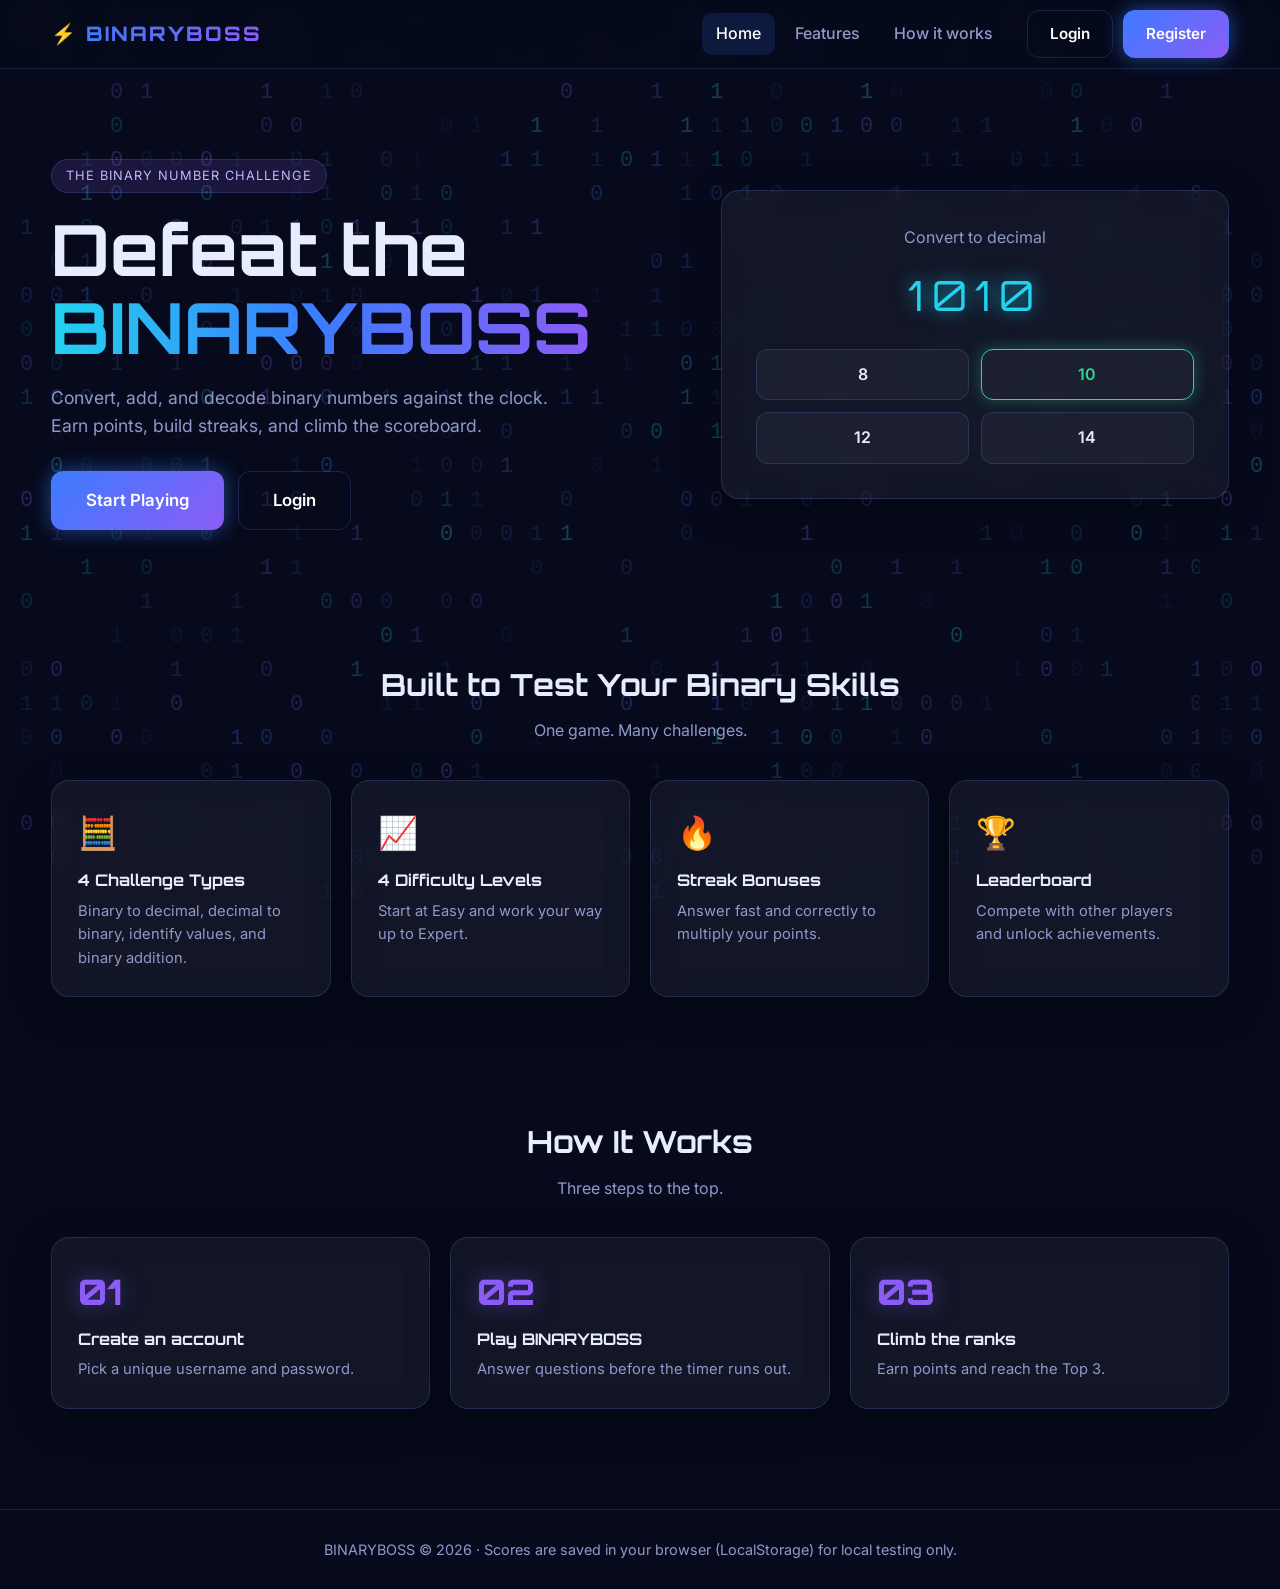
<file: index.html>
<!doctype html>
<html lang="en">
  <head>
    <meta charset="UTF-8" />
    <meta name="viewport" content="width=device-width, initial-scale=1.0" />
    <title>BINARYBOSS | Binary Number Challenge</title>
    <link rel="icon" type="image/svg+xml" href="assets/icons/favicon.svg" />
    <link rel="preconnect" href="https://fonts.googleapis.com" />
    <link
      href="https://fonts.googleapis.com/css2?family=Inter:wght@400;500;600&family=Orbitron:wght@500;700;800&display=swap"
      rel="stylesheet"
    />
    <link rel="stylesheet" href="css/style.css" />
    <link rel="stylesheet" href="css/responsive.css" />
  </head>
  <body>
    <nav class="navbar">
      <div class="container nav-inner">
        <a href="index.html" class="logo">⚡ <span>BINARYBOSS</span></a>
        <button
          class="nav-toggle"
          id="navToggle"
          aria-label="Toggle menu"
          aria-expanded="false"
        >
          ☰
        </button>
        <div class="nav-menu" id="navMenu">
          <ul class="nav-links">
            <li><a href="index.html" class="active">Home</a></li>
            <li><a href="#features">Features</a></li>
            <li><a href="#how">How it works</a></li>
          </ul>
          <div class="nav-actions">
            <a href="login.html" class="btn btn-ghost" data-auth="guest"
              >Login</a
            >
            <a href="register.html" class="btn btn-primary" data-auth="guest"
              >Register</a
            >
            <a
              href="dashboard.html"
              class="btn btn-primary"
              data-auth="user"
              hidden
              >Dashboard</a
            >
            <button class="btn btn-ghost" data-auth="user" data-logout hidden>
              Logout
            </button>
          </div>
        </div>
      </div>
    </nav>

    <header class="hero">
      <div class="container hero-grid">
        <div>
          <span class="badge">THE BINARY NUMBER CHALLENGE</span>
          <h1>Defeat the <span class="gradient-text">BINARYBOSS</span></h1>
          <p>
            Convert, add, and decode binary numbers against the clock. Earn
            points, build streaks, and climb the scoreboard.
          </p>
          <div class="hero-actions">
            <a
              href="register.html"
              class="btn btn-primary btn-lg"
              data-auth="guest"
              >Start Playing</a
            >
            <a href="login.html" class="btn btn-ghost btn-lg" data-auth="guest"
              >Login</a
            >
            <a
              href="game.html"
              class="btn btn-primary btn-lg"
              data-auth="user"
              hidden
              >▶ Play Now</a
            >
          </div>
        </div>

        <div class="glass hero-card">
          <div class="q">Convert to decimal</div>
          <div class="bits">1010</div>
          <div class="hero-options">
            <div>8</div>
            <div class="correct">10</div>
            <div>12</div>
            <div>14</div>
          </div>
        </div>
      </div>
    </header>

    <section class="section" id="features">
      <div class="container">
        <h2 class="section-title">Built to Test Your Binary Skills</h2>
        <p class="section-sub">One game. Many challenges.</p>
        <div class="grid grid-4">
          <div class="glass feature">
            <div class="icon">🧮</div>
            <h3>4 Challenge Types</h3>
            <p>
              Binary to decimal, decimal to binary, identify values, and binary
              addition.
            </p>
          </div>
          <div class="glass feature">
            <div class="icon">📈</div>
            <h3>4 Difficulty Levels</h3>
            <p>Start at Easy and work your way up to Expert.</p>
          </div>
          <div class="glass feature">
            <div class="icon">🔥</div>
            <h3>Streak Bonuses</h3>
            <p>Answer fast and correctly to multiply your points.</p>
          </div>
          <div class="glass feature">
            <div class="icon">🏆</div>
            <h3>Leaderboard</h3>
            <p>Compete with other players and unlock achievements.</p>
          </div>
        </div>
      </div>
    </section>

    <section class="section" id="how">
      <div class="container">
        <h2 class="section-title">How It Works</h2>
        <p class="section-sub">Three steps to the top.</p>
        <div class="grid grid-3">
          <div class="glass feature">
            <div class="step-num">01</div>
            <h3>Create an account</h3>
            <p>Pick a unique username and password.</p>
          </div>
          <div class="glass feature">
            <div class="step-num">02</div>
            <h3>Play BINARYBOSS</h3>
            <p>Answer questions before the timer runs out.</p>
          </div>
          <div class="glass feature">
            <div class="step-num">03</div>
            <h3>Climb the ranks</h3>
            <p>Earn points and reach the Top 3.</p>
          </div>
        </div>
      </div>
    </section>

    <footer class="footer">
      <div class="container">
        BINARYBOSS © 2026 · Scores are saved in your browser (LocalStorage) for
        local testing only.
      </div>
    </footer>

    <script src="js/storage.js"></script>
    <script src="js/auth.js"></script>
  </body>
</html>
</file>
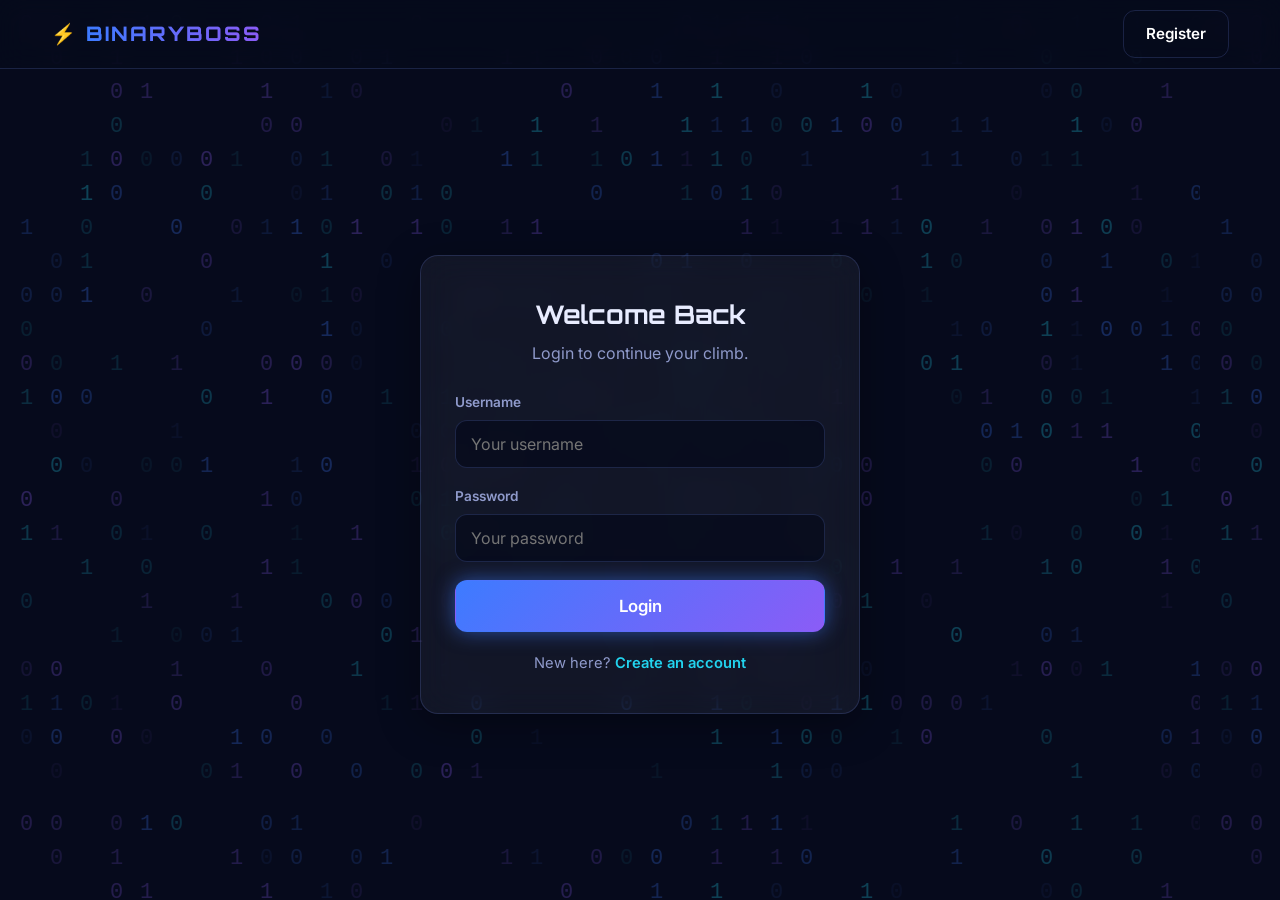
<file: dashboard.html>
<!doctype html>
<html lang="en">
  <head>
    <meta charset="UTF-8" />
    <meta name="viewport" content="width=device-width, initial-scale=1.0" />
    <title>Dashboard | BINARYBOSS</title>
    <link rel="preconnect" href="https://fonts.googleapis.com" />
    <link
      href="https://fonts.googleapis.com/css2?family=Inter:wght@400;500;600&family=Orbitron:wght@500;700;800&display=swap"
      rel="stylesheet"
    />
    <link rel="stylesheet" href="css/style.css" />
    <link rel="stylesheet" href="css/dashboard.css" />
    <link rel="stylesheet" href="css/responsive.css" />
  </head>
  <body>
    <nav class="navbar">
      <div class="container nav-inner">
        <a href="index.html" class="logo">⚡ <span>BINARYBOSS</span></a>
        <button
          class="nav-toggle"
          id="navToggle"
          aria-label="Toggle menu"
          aria-expanded="false"
        >
          ☰
        </button>
        <div class="nav-menu" id="navMenu">
          <ul class="nav-links">
            <li><a href="dashboard.html" class="active">Dashboard</a></li>
            <li><a href="game.html">Play</a></li>
            <li><a href="scoreboard.html">Scoreboard</a></li>
            <li><a href="profile.html">Profile</a></li>
            <li><a href="achievements.html">Achievements</a></li>
            <li><a href="settings.html">Settings</a></li>
          </ul>
          <div class="nav-actions">
            <button class="btn btn-ghost" data-logout>Logout</button>
          </div>
        </div>
      </div>
    </nav>

    <main class="container page">
      <section class="glass welcome">
        <div class="welcome-left">
          <div class="avatar" id="userAvatar">🤖</div>
          <div>
            <p>Welcome back,</p>
            <h1 id="welcomeName">Player</h1>
          </div>
        </div>
        <a href="game.html" class="btn btn-primary btn-lg">▶ Play BINARYBOSS</a>
      </section>

      <section class="stats">
        <div class="glass stat">
          <div class="label">Total Points</div>
          <div class="value" id="statTotal">0</div>
        </div>
        <div class="glass stat">
          <div class="label">Highest Score</div>
          <div class="value" id="statHighest">0</div>
        </div>
        <div class="glass stat">
          <div class="label">Games Played</div>
          <div class="value" id="statGames">0</div>
        </div>
        <div class="glass stat">
          <div class="label">Current Rank</div>
          <div class="value" id="statRank">—</div>
        </div>
      </section>

      <section class="dash-grid">
        <div class="glass panel">
          <div class="panel-head">
            <h2>Recent Games</h2>
            <a href="profile.html">View all</a>
          </div>
          <div class="table-wrap" id="historyWrap" hidden>
            <table>
              <thead>
                <tr>
                  <th>Date</th>
                  <th>Difficulty</th>
                  <th>Score</th>
                  <th>Correct</th>
                </tr>
              </thead>
              <tbody id="historyBody"></tbody>
            </table>
          </div>
          <div class="empty" id="historyEmpty">
            <div class="big">🎮</div>
            <p>No games yet. Play your first game!</p>
          </div>
        </div>

        <div class="glass panel">
          <div class="panel-head">
            <h2>Top 5 Players</h2>
            <a href="scoreboard.html">Full scoreboard</a>
          </div>
          <ul class="lb-list" id="leaderboardPreview" hidden></ul>
          <div class="empty" id="leaderboardEmpty">
            <div class="big">🏆</div>
            <p>No scores yet. Be the first on the board!</p>
          </div>
        </div>
      </section>
    </main>

    <script src="js/storage.js"></script>
    <script src="js/auth.js"></script>
    <script src="js/dashboard.js"></script>
  </body>
</html>
</file>
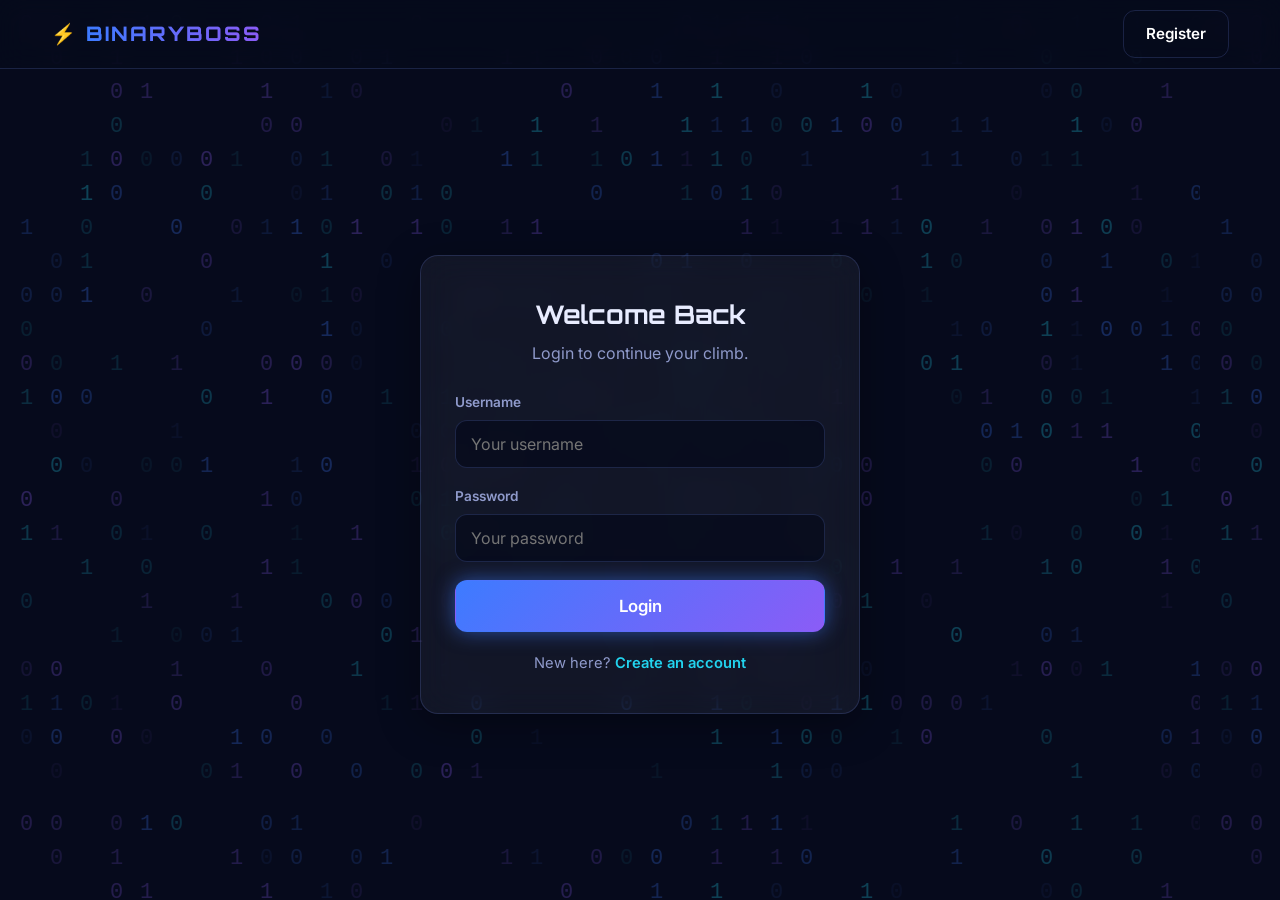
<file: login.html>
<!doctype html>
<html lang="en">
  <head>
    <meta charset="UTF-8" />
    <meta name="viewport" content="width=device-width, initial-scale=1.0" />
    <title>Login | BINARYBOSS</title>
    <link rel="preconnect" href="https://fonts.googleapis.com" />
    <link
      href="https://fonts.googleapis.com/css2?family=Inter:wght@400;500;600&family=Orbitron:wght@500;700;800&display=swap"
      rel="stylesheet"
    />
    <link rel="stylesheet" href="css/style.css" />
    <link rel="stylesheet" href="css/auth.css" />
    <link rel="stylesheet" href="css/responsive.css" />
  </head>
  <body class="auth-page">
    <nav class="navbar">
      <div class="container nav-inner">
        <a href="index.html" class="logo">⚡ <span>BINARYBOSS</span></a>
        <a href="register.html" class="btn btn-ghost">Register</a>
      </div>
    </nav>

    <main class="auth-wrap">
      <div class="glass auth-card">
        <h1>Welcome Back</h1>
        <p class="auth-sub">Login to continue your climb.</p>

        <div class="form-error" id="formError" role="alert"></div>

        <form id="loginForm" novalidate>
          <div class="form-group">
            <label for="username">Username</label>
            <input
              type="text"
              id="username"
              autocomplete="username"
              maxlength="16"
              placeholder="Your username"
              required
            />
          </div>
          <div class="form-group">
            <label for="password">Password</label>
            <input
              type="password"
              id="password"
              autocomplete="current-password"
              placeholder="Your password"
              required
            />
          </div>
          <button type="submit" class="btn btn-primary btn-lg">Login</button>
        </form>

        <p class="auth-switch">
          New here? <a href="register.html">Create an account</a>
        </p>
      </div>
    </main>

    <script src="js/storage.js"></script>
    <script src="js/auth.js"></script>
  </body>
</html>
</file>
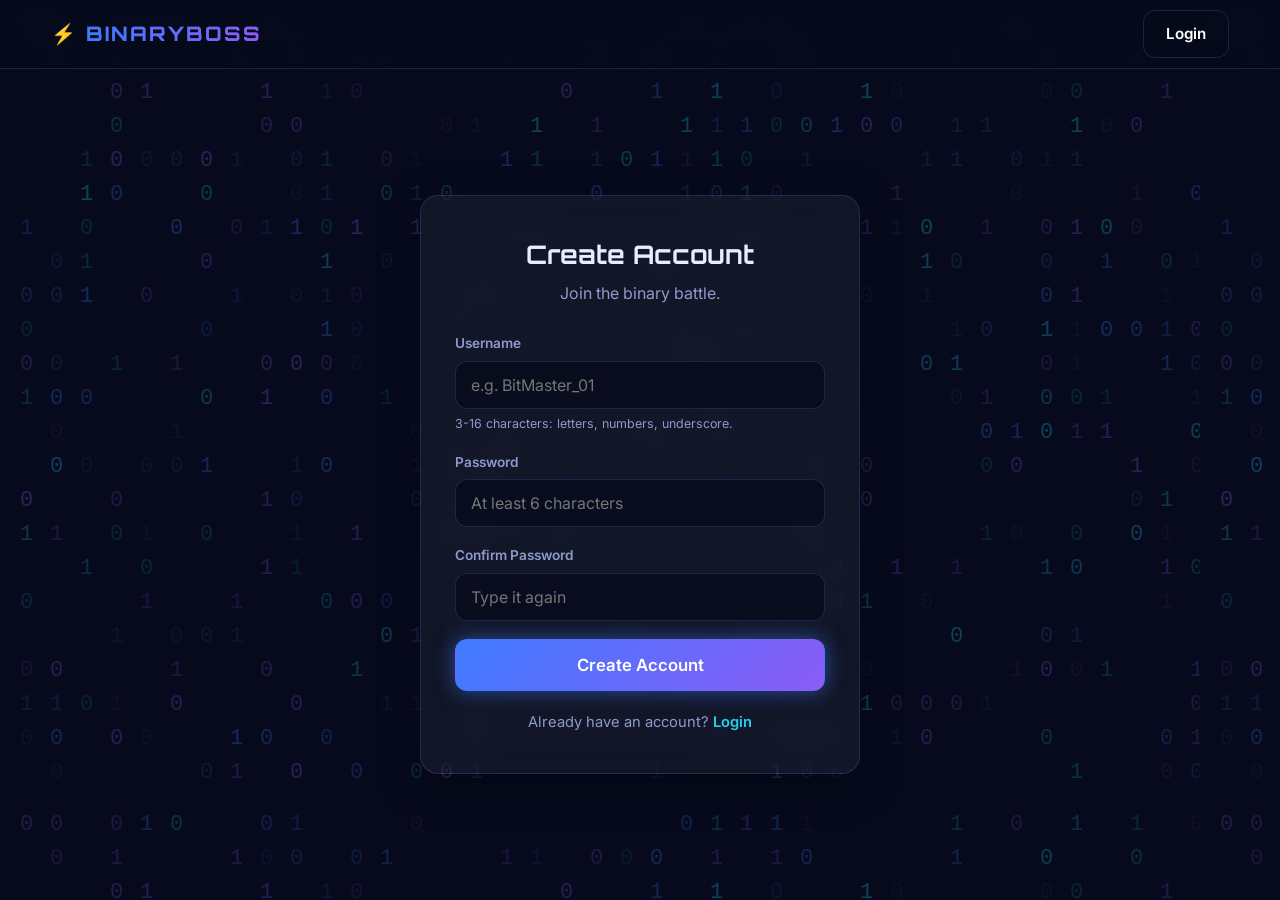
<file: register.html>
<!doctype html>
<html lang="en">
  <head>
    <meta charset="UTF-8" />
    <meta name="viewport" content="width=device-width, initial-scale=1.0" />
    <title>Register | BINARYBOSS</title>
    <link rel="preconnect" href="https://fonts.googleapis.com" />
    <link
      href="https://fonts.googleapis.com/css2?family=Inter:wght@400;500;600&family=Orbitron:wght@500;700;800&display=swap"
      rel="stylesheet"
    />
    <link rel="stylesheet" href="css/style.css" />
    <link rel="stylesheet" href="css/auth.css" />
    <link rel="stylesheet" href="css/responsive.css" />
  </head>
  <body class="auth-page">
    <nav class="navbar">
      <div class="container nav-inner">
        <a href="index.html" class="logo">⚡ <span>BINARYBOSS</span></a>
        <a href="login.html" class="btn btn-ghost">Login</a>
      </div>
    </nav>

    <main class="auth-wrap">
      <div class="glass auth-card">
        <h1>Create Account</h1>
        <p class="auth-sub">Join the binary battle.</p>

        <div class="form-error" id="formError" role="alert"></div>

        <form id="registerForm" novalidate>
          <div class="form-group">
            <label for="username">Username</label>
            <input
              type="text"
              id="username"
              autocomplete="username"
              maxlength="16"
              placeholder="e.g. BitMaster_01"
              required
            />
            <span class="hint"
              >3-16 characters: letters, numbers, underscore.</span
            >
          </div>
          <div class="form-group">
            <label for="password">Password</label>
            <input
              type="password"
              id="password"
              autocomplete="new-password"
              placeholder="At least 6 characters"
              required
            />
          </div>
          <div class="form-group">
            <label for="confirmPassword">Confirm Password</label>
            <input
              type="password"
              id="confirmPassword"
              autocomplete="new-password"
              placeholder="Type it again"
              required
            />
          </div>
          <button type="submit" class="btn btn-primary btn-lg">
            Create Account
          </button>
        </form>

        <p class="auth-switch">
          Already have an account? <a href="login.html">Login</a>
        </p>
      </div>
    </main>

    <script src="js/storage.js"></script>
    <script src="js/auth.js"></script>
  </body>
</html>
</file>
<file: css/style.css>
/* ==========================================================
   BINARYBOSS - style.css (global)
   ========================================================== */
:root {
  --bg: #060a1c;
  --card: rgba(255, 255, 255, 0.05);
  --card-border: rgba(120, 150, 255, 0.18);
  --blue: #3d7bff;
  --purple: #8b5cf6;
  --cyan: #22d3ee;
  --green: #34d399;
  --red: #f87171;
  --gold: #fbbf24;
  --text: #e8ecff;
  --muted: #8f9acb;
  --glow-blue: 0 0 20px rgba(61, 123, 255, 0.55);
  --glow-purple: 0 0 22px rgba(139, 92, 246, 0.5);
  --radius: 18px;
  --font-title: "Orbitron", "Segoe UI", sans-serif;
  --font-body: "Inter", "Segoe UI", Arial, sans-serif;
}

* {
  box-sizing: border-box;
  margin: 0;
  padding: 0;
}
[hidden] {
  display: none !important;
}
html {
  scroll-behavior: smooth;
}

body {
  font-family: var(--font-body);
  color: var(--text);
  background-color: var(--bg);
  min-height: 100vh;
  line-height: 1.6;
  background-image:
    radial-gradient(
      900px 500px at 10% -10%,
      rgba(61, 123, 255, 0.25),
      transparent 60%
    ),
    radial-gradient(
      800px 500px at 100% 0%,
      rgba(139, 92, 246, 0.22),
      transparent 60%
    ),
    radial-gradient(
      700px 500px at 50% 110%,
      rgba(34, 211, 238, 0.1),
      transparent 60%
    );
  background-attachment: fixed;
  background-image:
    url("../assets/images/binary-bg.svg"),
    radial-gradient(
      900px 500px at 10% -10%,
      rgba(61, 123, 255, 0.25),
      transparent 60%
    ),
    radial-gradient(
      800px 500px at 100% 0%,
      rgba(139, 92, 246, 0.22),
      transparent 60%
    ),
    radial-gradient(
      700px 500px at 50% 110%,
      rgba(34, 211, 238, 0.1),
      transparent 60%
    );
}

a {
  color: inherit;
  text-decoration: none;
}
ul {
  list-style: none;
}
.container {
  width: min(1180px, 92%);
  margin: 0 auto;
}

/* ---------- Navbar ---------- */
.navbar {
  position: sticky;
  top: 0;
  z-index: 50;
  backdrop-filter: blur(14px);
  background: rgba(6, 10, 28, 0.7);
  border-bottom: 1px solid var(--card-border);
}
.nav-inner {
  display: flex;
  align-items: center;
  justify-content: space-between;
  height: 68px;
  gap: 16px;
}
.logo {
  font-family: var(--font-title);
  font-weight: 800;
  letter-spacing: 2px;
  font-size: 1.25rem;
  display: flex;
  align-items: center;
  gap: 8px;
}
.logo span {
  background: linear-gradient(90deg, var(--blue), var(--purple));
  -webkit-background-clip: text;
  background-clip: text;
  color: transparent;
}
.nav-menu {
  display: flex;
  align-items: center;
  gap: 20px;
}
.nav-links {
  display: flex;
  align-items: center;
  gap: 6px;
}
.nav-links a {
  display: block;
  padding: 8px 14px;
  border-radius: 10px;
  color: var(--muted);
  font-weight: 500;
  transition: 0.2s;
}
.nav-links a:hover,
.nav-links a.active {
  color: #fff;
  background: rgba(61, 123, 255, 0.15);
}
.nav-actions {
  display: flex;
  gap: 10px;
  align-items: center;
}
.nav-toggle {
  display: none;
  background: none;
  border: 1px solid var(--card-border);
  color: #fff;
  font-size: 1.3rem;
  border-radius: 10px;
  width: 42px;
  height: 42px;
  cursor: pointer;
}

/* ---------- Buttons ---------- */
.btn {
  display: inline-flex;
  align-items: center;
  justify-content: center;
  gap: 8px;
  padding: 11px 22px;
  border-radius: 12px;
  border: 1px solid transparent;
  font-family: var(--font-body);
  font-weight: 600;
  font-size: 0.95rem;
  cursor: pointer;
  transition: 0.25s;
  color: #fff;
  background: none;
}
.btn-primary {
  background: linear-gradient(135deg, var(--blue), var(--purple));
  box-shadow: var(--glow-blue);
}
.btn-primary:hover {
  transform: translateY(-2px);
  box-shadow: 0 0 30px rgba(139, 92, 246, 0.7);
}
.btn-ghost {
  border-color: var(--card-border);
}
.btn-ghost:hover {
  background: rgba(61, 123, 255, 0.15);
  border-color: var(--blue);
}
.btn-lg {
  padding: 15px 34px;
  font-size: 1.05rem;
}
.btn:disabled {
  opacity: 0.6;
  cursor: not-allowed;
  transform: none;
}

/* ---------- Glass card ---------- */
.glass {
  background: var(--card);
  border: 1px solid var(--card-border);
  border-radius: var(--radius);
  backdrop-filter: blur(16px);
  box-shadow: 0 10px 40px rgba(0, 0, 0, 0.35);
}

/* ---------- Hero ---------- */
.hero {
  padding: 90px 0 70px;
}
.hero-grid {
  display: grid;
  grid-template-columns: 1.1fr 0.9fr;
  gap: 50px;
  align-items: center;
}
.badge {
  display: inline-block;
  padding: 6px 14px;
  border-radius: 999px;
  border: 1px solid var(--card-border);
  background: rgba(139, 92, 246, 0.15);
  color: #c4b5fd;
  font-size: 0.8rem;
  letter-spacing: 1px;
  margin-bottom: 18px;
}
.hero h1 {
  font-family: var(--font-title);
  font-size: clamp(2.4rem, 6vw, 4.4rem);
  line-height: 1.1;
  margin-bottom: 18px;
}
.gradient-text {
  background: linear-gradient(90deg, var(--cyan), var(--blue), var(--purple));
  -webkit-background-clip: text;
  background-clip: text;
  color: transparent;
}
.hero p {
  color: var(--muted);
  font-size: 1.1rem;
  max-width: 520px;
  margin-bottom: 30px;
}
.hero-actions {
  display: flex;
  gap: 14px;
  flex-wrap: wrap;
}

.hero-card {
  padding: 34px;
  text-align: center;
  animation: float 5s ease-in-out infinite;
}
.hero-card .q {
  color: var(--muted);
}
.bits {
  font-family: var(--font-title);
  font-size: 2.6rem;
  letter-spacing: 8px;
  color: var(--cyan);
  text-shadow: 0 0 18px rgba(34, 211, 238, 0.7);
  margin: 12px 0;
}
.hero-options {
  display: grid;
  grid-template-columns: 1fr 1fr;
  gap: 12px;
  margin-top: 20px;
}
.hero-options div {
  padding: 12px;
  border-radius: 12px;
  border: 1px solid var(--card-border);
  background: rgba(255, 255, 255, 0.04);
  font-weight: 600;
}
.hero-options .correct {
  border-color: var(--green);
  color: var(--green);
  box-shadow: 0 0 16px rgba(52, 211, 153, 0.35);
}
@keyframes float {
  50% {
    transform: translateY(-12px);
  }
}

/* ---------- Sections ---------- */
.section {
  padding: 60px 0;
}
.section-title {
  font-family: var(--font-title);
  text-align: center;
  font-size: 1.9rem;
  margin-bottom: 10px;
}
.section-sub {
  text-align: center;
  color: var(--muted);
  margin-bottom: 36px;
}
.grid {
  display: grid;
  gap: 20px;
}
.grid-4 {
  grid-template-columns: repeat(4, 1fr);
}
.grid-3 {
  grid-template-columns: repeat(3, 1fr);
}
.feature {
  padding: 26px;
  transition: 0.25s;
}
.feature:hover {
  transform: translateY(-6px);
  border-color: var(--blue);
  box-shadow: var(--glow-blue);
}
.feature .icon {
  font-size: 2rem;
  margin-bottom: 10px;
}
.feature h3 {
  font-family: var(--font-title);
  font-size: 1rem;
  margin-bottom: 6px;
}
.feature p {
  color: var(--muted);
  font-size: 0.92rem;
}
.step-num {
  font-family: var(--font-title);
  font-size: 2.2rem;
  font-weight: 800;
  color: var(--purple);
  text-shadow: var(--glow-purple);
  margin-bottom: 6px;
}

/* ---------- Footer ---------- */
.footer {
  border-top: 1px solid var(--card-border);
  padding: 28px 0;
  margin-top: 40px;
  text-align: center;
  color: var(--muted);
  font-size: 0.9rem;
}
</file>
<file: css/responsive.css>
/* ==========================================================
   BINARYBOSS - responsive.css
   ========================================================== */
@media (max-width: 980px) {
  .hero-grid {
    grid-template-columns: 1fr;
    text-align: center;
  }
  .hero p {
    margin-left: auto;
    margin-right: auto;
  }
  .hero-actions {
    justify-content: center;
  }
  .grid-4 {
    grid-template-columns: repeat(2, 1fr);
  }
  .stats {
    grid-template-columns: repeat(2, 1fr);
  }
  .dash-grid {
    grid-template-columns: 1fr;
  }
}

@media (max-width: 820px) {
  .nav-toggle {
    display: block;
  }
  .nav-menu {
    display: none;
    position: absolute;
    top: 68px;
    left: 0;
    right: 0;
    flex-direction: column;
    align-items: stretch;
    gap: 14px;
    background: rgba(6, 10, 28, 0.97);
    padding: 16px 4%;
    border-bottom: 1px solid var(--card-border);
  }
  .nav-menu.open {
    display: flex;
  }
  .nav-links {
    flex-direction: column;
    align-items: stretch;
  }
  .nav-actions {
    flex-direction: column;
    align-items: stretch;
  }
}

@media (max-width: 560px) {
  .grid-4,
  .grid-3 {
    grid-template-columns: 1fr;
  }
  .stat .value {
    font-size: 1.5rem;
  }
  .auth-card {
    padding: 28px 22px;
  }
  .welcome {
    flex-direction: column;
    align-items: flex-start;
  }
  .bits {
    font-size: 2rem;
    letter-spacing: 5px;
  }
}
</file>
<file: css/dashboard.css>
/* ==========================================================
   BINARYBOSS - dashboard.css
   ========================================================== */
.page {
  padding: 36px 0 60px;
}

.welcome {
  display: flex;
  justify-content: space-between;
  align-items: center;
  gap: 20px;
  flex-wrap: wrap;
  margin-bottom: 28px;
  padding: 28px;
}
.welcome-left {
  display: flex;
  align-items: center;
  gap: 18px;
}
.avatar {
  width: 64px;
  height: 64px;
  border-radius: 50%;
  display: grid;
  place-items: center;
  font-size: 2rem;
  background: linear-gradient(135deg, var(--blue), var(--purple));
  box-shadow: var(--glow-purple);
}
.welcome h1 {
  font-family: var(--font-title);
  font-size: 1.6rem;
}
.welcome p {
  color: var(--muted);
}

.stats {
  display: grid;
  grid-template-columns: repeat(4, 1fr);
  gap: 18px;
  margin-bottom: 28px;
}
.stat {
  padding: 22px;
}
.stat .label {
  color: var(--muted);
  font-size: 0.82rem;
  text-transform: uppercase;
  letter-spacing: 1px;
}
.stat .value {
  font-family: var(--font-title);
  font-size: 2rem;
  margin-top: 6px;
  color: var(--cyan);
  text-shadow: 0 0 14px rgba(34, 211, 238, 0.45);
}

.dash-grid {
  display: grid;
  grid-template-columns: 1.4fr 1fr;
  gap: 22px;
}
.panel {
  padding: 24px;
}
.panel-head {
  display: flex;
  justify-content: space-between;
  align-items: center;
  margin-bottom: 16px;
}
.panel-head h2 {
  font-family: var(--font-title);
  font-size: 1.05rem;
}
.panel-head a {
  color: var(--cyan);
  font-size: 0.88rem;
}

.table-wrap {
  overflow-x: auto;
}
table {
  width: 100%;
  border-collapse: collapse;
  font-size: 0.92rem;
}
th {
  text-align: left;
  color: var(--muted);
  font-weight: 600;
  font-size: 0.78rem;
  text-transform: uppercase;
  letter-spacing: 1px;
  padding: 8px 10px;
}
td {
  padding: 12px 10px;
  border-top: 1px solid var(--card-border);
  white-space: nowrap;
}
.tag {
  padding: 3px 10px;
  border-radius: 999px;
  font-size: 0.75rem;
  font-weight: 700;
  background: rgba(61, 123, 255, 0.18);
  color: #9db8ff;
}

.lb-list {
  display: flex;
  flex-direction: column;
  gap: 10px;
}
.lb-item {
  display: flex;
  align-items: center;
  gap: 12px;
  padding: 12px 14px;
  border-radius: 12px;
  background: rgba(255, 255, 255, 0.04);
  border: 1px solid transparent;
}
.lb-item.me {
  border-color: var(--blue);
  background: rgba(61, 123, 255, 0.14);
  box-shadow: 0 0 14px rgba(61, 123, 255, 0.3);
}
.lb-rank {
  font-family: var(--font-title);
  width: 34px;
  text-align: center;
  font-weight: 800;
}
.lb-item:nth-child(1) .lb-rank {
  color: var(--gold);
}
.lb-item:nth-child(2) .lb-rank {
  color: #cbd5e1;
}
.lb-item:nth-child(3) .lb-rank {
  color: #fb923c;
}
.lb-name {
  flex: 1;
  font-weight: 600;
  overflow: hidden;
  text-overflow: ellipsis;
  white-space: nowrap;
}
.lb-score {
  font-family: var(--font-title);
  color: var(--cyan);
}

.empty {
  text-align: center;
  color: var(--muted);
  padding: 26px 10px;
}
.empty .big {
  font-size: 2rem;
  margin-bottom: 6px;
}
</file>
<file: css/auth.css>
/* ==========================================================
   BINARYBOSS - auth.css (login at register)
   ========================================================== */
.auth-page {
  min-height: 100vh;
  display: flex;
  flex-direction: column;
}
.auth-wrap {
  flex: 1;
  display: flex;
  align-items: center;
  justify-content: center;
  padding: 40px 16px;
}
.auth-card {
  width: 100%;
  max-width: 440px;
  padding: 38px 34px;
}
.auth-card h1 {
  font-family: var(--font-title);
  font-size: 1.6rem;
  margin-bottom: 6px;
  text-align: center;
}
.auth-sub {
  text-align: center;
  color: var(--muted);
  margin-bottom: 26px;
}

.form-group {
  margin-bottom: 18px;
}
.form-group label {
  display: block;
  font-size: 0.85rem;
  color: var(--muted);
  margin-bottom: 6px;
  font-weight: 600;
}
.form-group input {
  width: 100%;
  padding: 13px 15px;
  border-radius: 12px;
  border: 1px solid var(--card-border);
  background: rgba(6, 10, 28, 0.7);
  color: #fff;
  font-size: 1rem;
  font-family: var(--font-body);
  outline: none;
  transition: 0.2s;
}
.form-group input:focus {
  border-color: var(--blue);
  box-shadow: 0 0 0 3px rgba(61, 123, 255, 0.25);
}
.hint {
  display: block;
  font-size: 0.78rem;
  color: var(--muted);
  margin-top: 5px;
}

.form-error {
  display: none;
  padding: 11px 14px;
  border-radius: 10px;
  background: rgba(248, 113, 113, 0.12);
  border: 1px solid rgba(248, 113, 113, 0.5);
  color: #fecaca;
  font-size: 0.9rem;
  margin-bottom: 16px;
}
.form-error.show {
  display: block;
}

.auth-card .btn {
  width: 100%;
}
.auth-switch {
  text-align: center;
  margin-top: 20px;
  color: var(--muted);
  font-size: 0.92rem;
}
.auth-switch a {
  color: var(--cyan);
  font-weight: 600;
}
</file>
